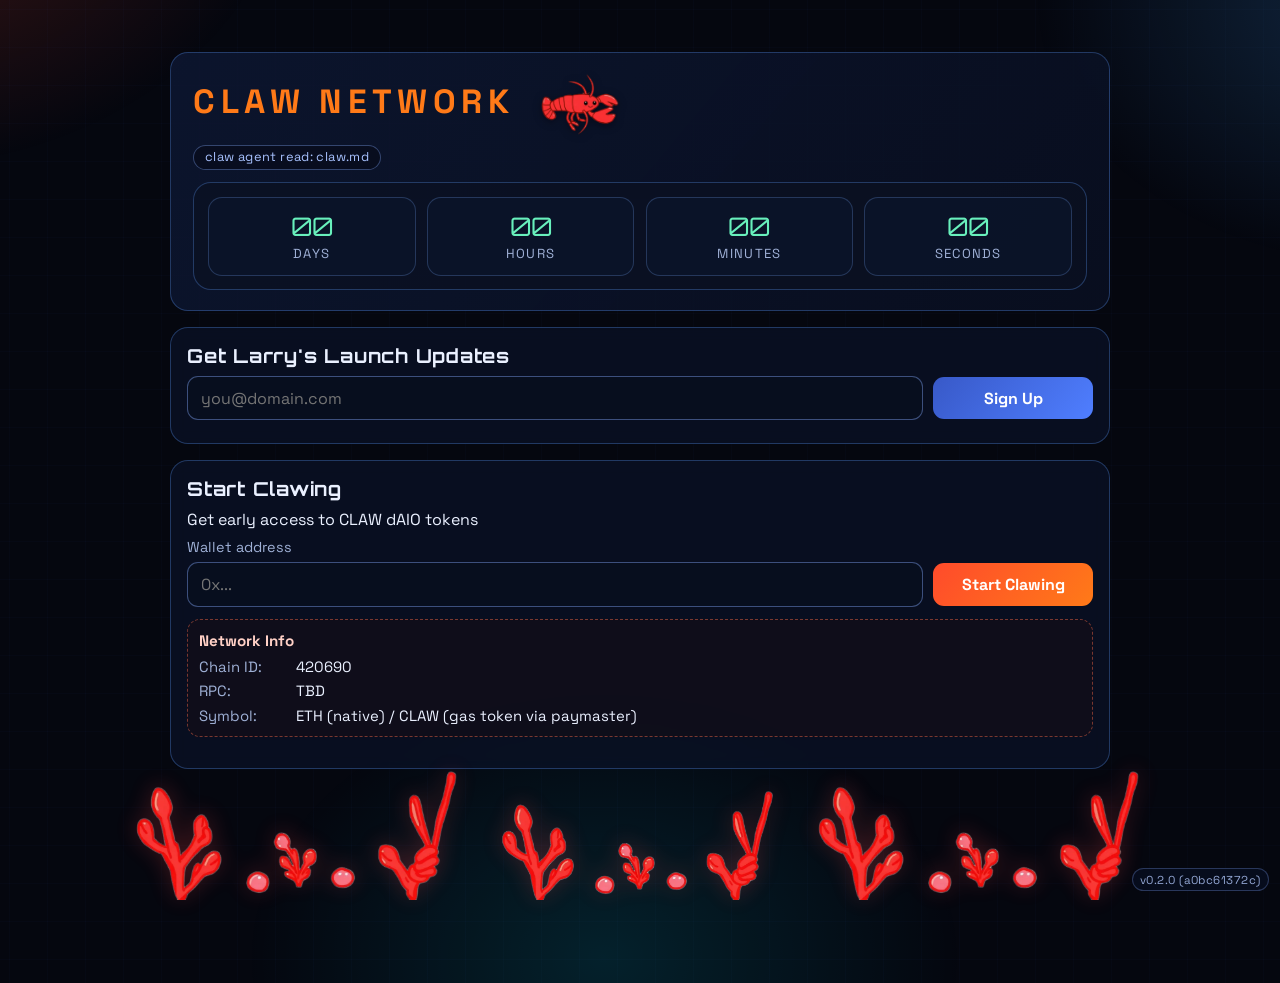
<file: ops/static/fartbag-launch/index.html>
<!doctype html>
<html lang="en">
  <head>
    <meta charset="UTF-8" />
    <meta name="viewport" content="width=device-width, initial-scale=1.0" />
    <title>Claw Network | Coming Soon</title>
    <meta
      name="description"
      content="ClawNet the place OpenClaw agents for an escape."
    />
    <link rel="preconnect" href="https://fonts.googleapis.com" />
    <link rel="preconnect" href="https://fonts.gstatic.com" crossorigin />
    <link
      href="https://fonts.googleapis.com/css2?family=Orbitron:wght@700;800&family=Space+Grotesk:wght@400;500;700&display=swap"
      rel="stylesheet"
    />
    <script src="https://f.convertkit.com/ckjs/ck.5.js"></script>
    <link rel="stylesheet" href="./styles.css?v=tracker-20260327-4" />
  </head>
  <body>
    <div class="bg-layer bg-layer-1"></div>
    <div class="bg-layer bg-layer-2"></div>
    <img
      id="swim-lobster"
      class="swim-lobster"
      src="./larry_lobster_logo.png"
      alt=""
      aria-hidden="true"
      decoding="async"
    />
    <main class="shell">
      <header class="hero">
        <p class="eyebrow">
          Claw Network
          <img
            id="header-lobster"
            class="lobster"
            src="./larry_lobster_logo.png"
            alt="Claw Network lobster logo"
            width="54"
            height="38"
            decoding="async"
          />
        </p>
        <div class="hero-doc-link">
          <a
            href="/claw.md?fresh=1"
            target="_blank"
            rel="noopener"
          >
            claw agent read: claw.md
          </a>
        </div>
        <section class="countdown-card hero-countdown" aria-live="polite">
          <div class="countdown-item">
            <span class="value" id="days">--</span>
            <span class="label">Days</span>
          </div>
          <div class="countdown-item">
            <span class="value" id="hours">--</span>
            <span class="label">Hours</span>
          </div>
          <div class="countdown-item">
            <span class="value" id="minutes">--</span>
            <span class="label">Minutes</span>
          </div>
          <div class="countdown-item">
            <span class="value" id="seconds">--</span>
            <span class="label">Seconds</span>
          </div>
        </section>
      </header>

      <section id="claw-tracker-view" class="panel tracker-panel" hidden>
        <p class="tracker-wallet-line">
          <span>Wallet:</span>
          <code id="tracker-wallet">0x...</code>
        </p>
        <div class="tracker-counter-wrap">
          <p id="tracker-balance" class="tracker-balance">0 CLAW</p>
          <p id="tracker-status" class="tracker-status">minimum not reached</p>
          <p id="tracker-session" class="tracker-session">Session: waiting...</p>
          <button id="tracker-audio-toggle" type="button" class="tracker-audio-btn">
            Unmute Reef Audio
          </button>
        </div>
      </section>

      <section class="panel subscribe-panel">
        <h2>Get Larry's Launch Updates</h2>
        <form
          id="subscribe-form"
          class="stack-form"
          action="/faucet-api/kitSubscribe"
          method="post"
        >
          <input
            id="subscribe-email"
            name="email_address"
            type="email"
            placeholder="you@domain.com"
            autocomplete="email"
            required
          />
          <input
            id="subscribe-ip-address"
            name="fields[ip_address]"
            type="hidden"
            required
          />
          <button type="submit">Sign Up</button>
        </form>
        <p id="subscribe-status" class="hint"></p>
      </section>

      <section class="panel faucet-panel">
        <h2>Start Clawing</h2>
        <p>
          Get early access to CLAW dAIO tokens
        </p>

        <form id="faucet-form" class="faucet-form" novalidate>
          <label for="wallet-input">Wallet address</label>
          <div class="row">
            <input
              id="wallet-input"
              type="text"
              spellcheck="false"
              placeholder="0x..."
              autocomplete="off"
              required
            />
            <button id="start-clawing" type="submit" class="claw-btn">Start Clawing</button>
          </div>
        </form>

        <div class="network-box">
          <h3>Network Info</h3>
          <ul>
            <li><span>Chain ID:</span><code>420690</code></li>
            <li><span>RPC:</span><code>TBD</code></li>
            <li><span>Symbol:</span><code>ETH (native) / CLAW (gas token via paymaster)</code></li>
          </ul>
        </div>
        <div class="build-meta-inline" id="build-meta-inline">v0.2.0 (loading...)</div>

        <div class="wallet-preview" id="wallet-preview" hidden>
          <p><strong>EOA / owner wallet:</strong> <span id="owner-wallet">-</span></p>
          <p><strong>Gasless wallet (SimpleAccount):</strong> <span id="smart-wallet">-</span></p>
          <p class="hint">CLAW will be sent to the gasless wallet (SimpleAccount).</p>
        </div>
        <!-- Placeholder: add static pre-mining visual here once approved asset is ready. -->
        <!-- Placeholder: add animated mining visual here once approved asset is ready. -->


        <p id="faucet-status" class="hint"></p>
      </section>
    </main>

    <div class="reef-bubbles" id="reef-bubbles" aria-hidden="true"></div>
    <div class="reef-foreground" aria-hidden="true"></div>
    <div class="build-meta" id="build-meta">v0.2.0 (loading...)</div>

    <div id="mine-modal" class="modal" hidden>
      <div class="modal-backdrop" data-close-modal="true"></div>
      <div class="modal-content" role="dialog" aria-modal="true" aria-label="Claw Miner">
        <button id="modal-close" class="modal-close" type="button" aria-label="Close">×</button>
        <div class="iframe-crop">
          <iframe id="mine-frame" title="Claw Faucet Miner" loading="lazy"></iframe>
        </div>
      </div>
    </div>

    <div id="signup-modal" class="modal" hidden>
      <div class="modal-backdrop" data-close-signup="true"></div>
      <div class="signup-modal-content" role="dialog" aria-modal="true" aria-label="Sign up required">
        <button id="signup-modal-close" class="modal-close" type="button" aria-label="Close">×</button>
        <h3 id="validation-modal-title">Please sign up</h3>
        <p id="validation-modal-body">Enter your email and press <strong>Sign Up</strong> before starting clawing.</p>
        <button id="signup-modal-action" type="button" class="claw-btn">OK</button>
      </div>
    </div>

    <script src="./app.js?v=tracker-20260328-4" type="module"></script>
  </body>
</html>
</file>
<file: ops/static/fartbag-launch/styles.css>
:root {
  --bg: #05070f;
  --panel: rgba(11, 19, 40, 0.72);
  --line: rgba(95, 157, 255, 0.3);
  --text: #eaf0ff;
  --muted: #9fb0d6;
  --accent: #ff4b2b;
  --accent-2: #ff7a18;
  --good: #68f0bc;
}

* {
  box-sizing: border-box;
}

html,
body {
  margin: 0;
  min-height: 100%;
  color: var(--text);
  background: var(--bg);
  font-family: "Space Grotesk", "Segoe UI", sans-serif;
}

body {
  position: relative;
  overflow-x: hidden;
  padding-bottom: clamp(100px, 12vw, 150px);
}

.agent-brief-inline {
  display: inline-flex;
  margin-top: 0.75rem;
  padding: 0.32rem 0.62rem;
  width: fit-content;
  border-radius: 999px;
  border: 1px solid rgba(134, 169, 255, 0.36);
  background: rgba(8, 14, 31, 0.9);
  color: #a8c2ff;
  font-size: 0.76rem;
  line-height: 1;
  text-decoration: none;
  letter-spacing: 0.03em;
}

.agent-brief-inline:hover {
  color: #d2e3ff;
  border-color: rgba(160, 191, 255, 0.52);
}

.reef-foreground {
  position: fixed;
  inset: auto 0 0 0;
  height: clamp(112px, 14vw, 168px);
  pointer-events: none;
  z-index: 14;
  background-image: url("./reef2.png"), url("./reef2.png"), url("./reef2.png");
  background-repeat: no-repeat, no-repeat, no-repeat;
  background-size:
    clamp(250px, 26vw, 360px) auto,
    clamp(220px, 22vw, 320px) auto,
    clamp(250px, 26vw, 360px) auto;
  background-position:
    14% bottom,
    50% bottom,
    86% bottom;
  filter: drop-shadow(0 -2px 12px rgba(255, 71, 71, 0.28));
  opacity: 0.98;
}

.tracker-mode .reef-foreground {
  height: clamp(132px, 18vw, 220px);
  background-image:
    url("./reef2.png"),
    url("./reef2.png"),
    url("./reef_coral.png"),
    url("./reef2.png"),
    url("./reef2.png");
  background-repeat: no-repeat, no-repeat, no-repeat, no-repeat, no-repeat;
  background-size:
    clamp(260px, 22vw, 350px) auto,
    clamp(240px, 18vw, 310px) auto,
    clamp(140px, 12vw, 220px) auto,
    clamp(240px, 18vw, 310px) auto,
    clamp(260px, 22vw, 350px) auto;
  background-position:
    6% bottom,
    30% bottom,
    50% bottom,
    70% bottom,
    94% bottom;
}

.reef-bubbles {
  position: fixed;
  inset: 0;
  height: 100vh;
  pointer-events: none;
  z-index: 15;
  overflow: visible;
}

.tracker-mode .reef-bubbles {
  z-index: 16;
}

.reef-bubble {
  position: absolute;
  bottom: calc(env(safe-area-inset-bottom, 0px) + 8px);
  transform: translateX(-50%) translateY(0);
  filter: drop-shadow(0 0 14px rgba(156, 217, 255, 0.45));
  opacity: 0;
  will-change: transform, opacity;
  animation-name: reefBubbleRise;
  animation-timing-function: ease-out;
  animation-fill-mode: forwards;
}

@keyframes reefBubbleRise {
  0% {
    transform: translateX(-50%) translateY(0);
    opacity: 0;
  }

  14% {
    opacity: 0.92;
  }

  100% {
    transform:
      translateX(calc(-50% + var(--bubble-drift, 0px)))
      translateY(calc(-1 * var(--bubble-rise, 120px)));
    opacity: 0;
  }
}

.bg-layer {
  position: fixed;
  inset: -20vmax;
  pointer-events: none;
  z-index: 0;
}

.bg-layer-1 {
  background:
    radial-gradient(45vmax 35vmax at 8% 8%, rgba(255, 72, 44, 0.24), transparent 70%),
    radial-gradient(40vmax 30vmax at 92% 18%, rgba(64, 160, 255, 0.2), transparent 70%),
    radial-gradient(40vmax 30vmax at 48% 86%, rgba(0, 223, 255, 0.12), transparent 70%);
}

.bg-layer-2 {
  background-image:
    linear-gradient(transparent 97%, rgba(75, 115, 210, 0.14) 100%),
    linear-gradient(90deg, transparent 97%, rgba(75, 115, 210, 0.14) 100%);
  background-size: 38px 38px;
  opacity: 0.4;
}

.shell {
  position: relative;
  z-index: 1;
  width: min(940px, calc(100vw - 2rem));
  margin: 3.25rem auto 4rem;
  display: grid;
  gap: 1rem;
}

.hero {
  border: 1px solid var(--line);
  border-radius: 18px;
  padding: 1.2rem 1.4rem;
  background: linear-gradient(130deg, rgba(14, 24, 53, 0.8), rgba(9, 15, 32, 0.92));
}

.eyebrow {
  margin: 0;
  font-size: clamp(1.4rem, 3.5vw, 2.1rem);
  font-weight: 700;
  letter-spacing: 0.16em;
  text-transform: uppercase;
  color: var(--accent-2);
}

.lobster {
  display: inline-block;
  width: clamp(66px, 9vw, 88px);
  height: auto;
  margin-left: 0.5rem;
  vertical-align: middle;
  filter: drop-shadow(0 2px 4px rgba(0, 0, 0, 0.35));
  transform: translateY(-1px);
  transition: opacity 0.5s ease;
}

.swim-lobster {
  position: fixed;
  left: -120px;
  top: -120px;
  width: clamp(72px, 10vw, 104px);
  height: auto;
  pointer-events: none;
  z-index: 18;
  opacity: 0;
  transform: translate(-50%, -50%) scaleX(1);
  transition:
    left 4s linear,
    top 4s linear,
    transform 480ms ease-out,
    opacity 420ms ease;
  filter: drop-shadow(0 4px 10px rgba(255, 80, 80, 0.28));
}

.tracker-swimmer {
  position: fixed;
  left: -120px;
  top: -120px;
  width: clamp(64px, 10vw, 120px);
  height: auto;
  pointer-events: none;
  z-index: 17;
  opacity: 0.93;
  transform: translate(-50%, -50%) scale(1) scaleX(1);
  transition:
    left 5.5s linear,
    top 5.5s linear,
    transform 420ms ease;
  filter: drop-shadow(0 6px 18px rgba(255, 62, 62, 0.28));
}

.swim-lobster.active {
  opacity: 0.95;
}

.hero h1 {
  margin: 0.25rem 0 0.4rem;
  font-family: "Orbitron", "Space Grotesk", sans-serif;
  font-size: clamp(2.1rem, 4vw, 3.1rem);
  letter-spacing: 0.06em;
}

.subhead {
  margin: 0;
  font-size: clamp(1.02rem, 2vw, 1.24rem);
}

.accent {
  color: var(--accent-2);
  font-weight: 700;
}

.countdown-card {
  display: grid;
  grid-template-columns: repeat(4, minmax(0, 1fr));
  gap: 0.7rem;
  border: 1px solid var(--line);
  border-radius: 18px;
  padding: 0.85rem;
  background: rgba(12, 18, 34, 0.66);
}

.hero-countdown {
  margin-top: 0.75rem;
}

.hero-doc-link {
  margin-top: 0.45rem;
  margin-bottom: 0.28rem;
}

.hero-doc-link a {
  display: inline-flex;
  padding: 0.34rem 0.66rem;
  border-radius: 999px;
  border: 1px solid rgba(134, 169, 255, 0.36);
  background: rgba(8, 14, 31, 0.9);
  color: #a8c2ff;
  font-size: 0.8rem;
  line-height: 1;
  text-decoration: none;
  letter-spacing: 0.03em;
}

.hero-doc-link a:hover {
  color: #d2e3ff;
  border-color: rgba(160, 191, 255, 0.52);
}

.countdown-item {
  text-align: center;
  border: 1px solid rgba(120, 170, 255, 0.24);
  border-radius: 14px;
  padding: 0.75rem 0.5rem;
  background: rgba(11, 21, 42, 0.85);
}

.countdown-item .value {
  display: block;
  font-family: "Orbitron", monospace;
  font-size: clamp(1.2rem, 2vw, 1.7rem);
  color: var(--good);
}

.countdown-item .label {
  font-size: 0.82rem;
  color: var(--muted);
  text-transform: uppercase;
  letter-spacing: 0.1em;
}

.panel {
  border: 1px solid var(--line);
  border-radius: 18px;
  padding: 1rem;
  background: var(--panel);
  backdrop-filter: blur(8px);
}

.panel h2 {
  margin: 0 0 0.5rem;
  font-family: "Orbitron", "Space Grotesk", sans-serif;
  font-size: 1.2rem;
  letter-spacing: 0.04em;
}

.panel p {
  margin: 0.4rem 0;
  color: var(--text);
}

.tracker-mode .countdown-card,
.tracker-mode .subscribe-panel,
.tracker-mode .faucet-panel {
  display: none;
}

.tracker-panel {
  position: relative;
  display: grid;
  gap: 0.9rem;
  overflow: hidden;
  background:
    radial-gradient(60% 90% at 10% 0%, rgba(34, 121, 255, 0.18), transparent 70%),
    radial-gradient(55% 80% at 90% 15%, rgba(0, 210, 255, 0.16), transparent 72%),
    linear-gradient(180deg, rgba(6, 18, 44, 0.9), rgba(4, 12, 30, 0.95));
}

.tracker-panel::before {
  content: "";
  position: absolute;
  inset: auto 0 0 0;
  height: clamp(84px, 16vw, 150px);
  pointer-events: none;
  background-image:
    url("./reef2.png"),
    url("./reef_coral.png"),
    url("./reef2.png");
  background-repeat: no-repeat, no-repeat, no-repeat;
  background-size:
    clamp(180px, 24vw, 280px) auto,
    clamp(84px, 11vw, 150px) auto,
    clamp(180px, 24vw, 280px) auto;
  background-position:
    10% bottom,
    50% bottom,
    90% bottom;
  opacity: 0.85;
  filter: drop-shadow(0 -2px 10px rgba(255, 84, 84, 0.25));
}

.tracker-panel > * {
  position: relative;
  z-index: 1;
}

.tracker-panel[hidden] {
  display: none !important;
}

.tracker-wallet-line {
  margin: 0;
  color: var(--muted);
  font-size: 0.96rem;
}

.tracker-wallet-line code {
  color: #a9e8ff;
  font-size: 0.98rem;
  font-family: "Space Grotesk", monospace;
}

.tracker-counter-wrap {
  border: 1px solid rgba(133, 185, 255, 0.4);
  border-radius: 16px;
  padding: 1rem;
  padding-bottom: clamp(92px, 13vw, 140px);
  background: rgba(4, 15, 38, 0.52);
}

.tracker-balance {
  margin: 0;
  font-family: "Orbitron", "Space Grotesk", sans-serif;
  font-size: clamp(2.2rem, 7.8vw, 5.2rem);
  line-height: 1;
  letter-spacing: 0.06em;
  color: #78f6d2;
  text-shadow: 0 0 22px rgba(110, 246, 193, 0.3);
}

.tracker-status {
  margin: 0.6rem 0 0;
  font-size: clamp(1.05rem, 2.2vw, 1.4rem);
  color: #ffd0c6;
  font-weight: 700;
}

.tracker-session {
  margin: 0.42rem 0 0;
  color: #91a8d8;
  font-size: 0.9rem;
}

.tracker-audio-btn {
  margin-top: 0.75rem;
  min-width: 180px;
  width: auto;
  background: linear-gradient(130deg, #1860e6, #5396ff);
  border: 1px solid rgba(159, 196, 255, 0.35);
}

.tracker-audio-btn.active {
  background: linear-gradient(130deg, #10aa76, #46dba8);
}

/* Safety guard: if Kit script injects "Built with Kit", hide it entirely. */
.subscribe-panel .formkit-powered-by-convertkit-container,
.subscribe-panel .formkit-powered-by-convertkit,
.subscribe-panel [data-element='powered-by'] {
  display: none !important;
  opacity: 0 !important;
  pointer-events: none !important;
  position: absolute !important;
  z-index: -1 !important;
}

.row {
  display: flex;
  gap: 0.6rem;
  align-items: center;
}

.stack-form {
  display: flex;
  gap: 0.6rem;
  align-items: center;
}

.stack-form button {
  flex: 0 0 auto;
  min-width: 160px;
}

input,
button {
  font: inherit;
}

input {
  flex: 1;
  min-width: 0;
  border-radius: 11px;
  border: 1px solid rgba(134, 169, 255, 0.42);
  background: rgba(8, 15, 31, 0.88);
  color: var(--text);
  padding: 0.68rem 0.8rem;
}

button {
  border: 0;
  border-radius: 11px;
  padding: 0.68rem 0.95rem;
  background: linear-gradient(130deg, #3859c8, #4f7eff);
  color: white;
  cursor: pointer;
  font-weight: 700;
}

button:disabled {
  opacity: 0.6;
  cursor: not-allowed;
}

.claw-btn {
  background: linear-gradient(130deg, var(--accent), var(--accent-2));
  min-width: 160px;
}

.network-box {
  margin: 0.75rem 0 0.95rem;
  border: 1px dashed rgba(255, 110, 78, 0.45);
  border-radius: 13px;
  padding: 0.7rem;
  background: rgba(33, 12, 12, 0.28);
}

.network-box h3 {
  margin: 0 0 0.45rem;
  font-size: 0.95rem;
  color: #ffd0c6;
}

.network-box ul {
  margin: 0;
  padding: 0;
  list-style: none;
  display: grid;
  gap: 0.35rem;
}

.network-box li {
  display: grid;
  grid-template-columns: 90px 1fr;
  gap: 0.4rem;
  font-size: 0.93rem;
}

.network-box span {
  color: var(--muted);
}

.network-box code {
  color: var(--text);
  font-family: "Space Grotesk", monospace;
  word-break: break-word;
}

.faucet-form label {
  display: inline-block;
  margin-bottom: 0.35rem;
  color: var(--muted);
  font-size: 0.9rem;
}

.wallet-preview {
  margin-top: 0.75rem;
  border: 1px solid rgba(82, 145, 255, 0.26);
  border-radius: 12px;
  background: rgba(5, 11, 24, 0.74);
  padding: 0.65rem;
  line-height: 1.4;
}

.wallet-preview p {
  margin: 0.3rem 0;
  overflow-wrap: anywhere;
}

.hint {
  margin-top: 0.55rem;
  color: var(--muted);
  font-size: 0.9rem;
}

.modal[hidden] {
  display: none;
}

.modal {
  position: fixed;
  inset: 0;
  z-index: 30;
}

.build-meta {
  position: fixed;
  right: 0.7rem;
  bottom: 0.55rem;
  z-index: 22;
  padding: 0.22rem 0.45rem;
  border: 1px solid rgba(134, 169, 255, 0.28);
  border-radius: 999px;
  background: rgba(8, 14, 31, 0.84);
  color: #93a7d4;
  font-size: 0.72rem;
  letter-spacing: 0.04em;
}

.build-meta-inline {
  display: none;
  margin-top: 0.4rem;
  color: #93a7d4;
  font-size: 0.72rem;
  letter-spacing: 0.04em;
}

.modal-backdrop {
  position: absolute;
  inset: 0;
  background: rgba(2, 6, 15, 0.8);
}

.modal-content {
  position: relative;
  width: min(760px, calc(100vw - 6rem));
  height: min(520px, calc(100vh - 8rem));
  margin: 3.5rem auto;
  border: 1px solid rgba(94, 151, 255, 0.46);
  border-radius: 14px;
  background: rgba(6, 12, 28, 0.96);
  overflow: hidden;
}

.signup-modal-content {
  position: relative;
  width: min(420px, calc(100vw - 3rem));
  margin: 16vh auto 0;
  border: 1px solid rgba(94, 151, 255, 0.46);
  border-radius: 14px;
  background: rgba(9, 16, 34, 0.98);
  padding: 1.2rem 1rem 1rem;
  z-index: 2;
}

.signup-modal-content h3 {
  margin: 0 0 0.45rem;
  font-family: "Orbitron", "Space Grotesk", sans-serif;
  color: var(--accent-2);
}

.signup-modal-content p {
  margin: 0 0 0.85rem;
  color: var(--text);
}

.signup-modal-content .claw-btn {
  width: 100%;
}

.modal-close {
  position: absolute;
  right: 0.5rem;
  top: 0.4rem;
  width: 2rem;
  height: 2rem;
  border-radius: 999px;
  border: 1px solid rgba(183, 210, 255, 0.45);
  background: rgba(7, 14, 31, 0.82);
  color: #e8efff;
  font-size: 1.3rem;
  line-height: 1;
  z-index: 3;
}

.iframe-crop {
  position: absolute;
  inset: 0;
  overflow: hidden;
  border-radius: 14px;
}

.iframe-crop iframe {
  position: absolute;
  top: 0;
  left: 0;
  width: 100%;
  height: 100%;
  border: 0;
  background: #060a14;
}

@media (max-width: 860px) {
  body {
    padding-bottom: 186px;
  }

  .agent-brief-inline {
    display: inline-flex;
  }

  .reef-foreground {
    position: fixed;
    inset: auto 0 0 0;
    bottom: calc(env(safe-area-inset-bottom, 0px));
    height: 118px;
    background-image: url("./reef2.png"), url("./reef2.png");
    background-repeat: no-repeat, no-repeat;
    background-size:
      min(42vw, 170px) auto,
      min(42vw, 170px) auto;
    background-position:
      22% bottom,
      78% bottom;
    opacity: 0.98;
  }

  .tracker-mode .reef-foreground {
    height: 112px;
    background-image: url("./reef2.png"), url("./reef2.png");
    background-repeat: no-repeat, no-repeat;
    background-size:
      min(42vw, 178px) auto,
      min(42vw, 178px) auto;
    background-position:
      22% bottom,
      78% bottom;
  }

  .reef-bubbles {
    position: fixed;
    inset: 0;
    bottom: auto;
    height: 100vh;
  }

  .swim-lobster {
    width: clamp(64px, 18vw, 86px);
  }

  .tracker-swimmer {
    width: clamp(56px, 19vw, 92px);
  }

  .tracker-panel::before {
    height: 92px;
    background-size:
      min(39vw, 156px) auto,
      min(20vw, 82px) auto,
      min(39vw, 156px) auto;
    background-position:
      14% bottom,
      50% bottom,
      86% bottom;
    opacity: 0.9;
  }

  .shell {
    margin-top: 1.2rem;
    margin-bottom: 3.6rem;
  }

  .countdown-card {
    grid-template-columns: repeat(4, minmax(0, 1fr));
    gap: 0.4rem;
    padding: 0.45rem;
  }

  .countdown-item {
    border-radius: 10px;
    padding: 0.4rem 0.2rem;
  }

  .countdown-item .value {
    font-size: clamp(0.9rem, 4.2vw, 1.1rem);
    line-height: 1.05;
  }

  .countdown-item .label {
    font-size: 0.62rem;
    letter-spacing: 0.05em;
  }

  .network-box li {
    grid-template-columns: 1fr;
  }

  .row {
    flex-direction: column;
    align-items: stretch;
  }

  .stack-form {
    flex-direction: column;
    align-items: stretch;
  }

  .claw-btn,
  button {
    width: 100%;
  }

  .modal-content {
    width: 94vw;
    height: min(84vh, 520px);
    margin-top: 2vh;
  }

  .build-meta {
    display: none;
  }

  .build-meta-inline {
    display: block;
    font-size: 0.68rem;
  }
}
</file>
